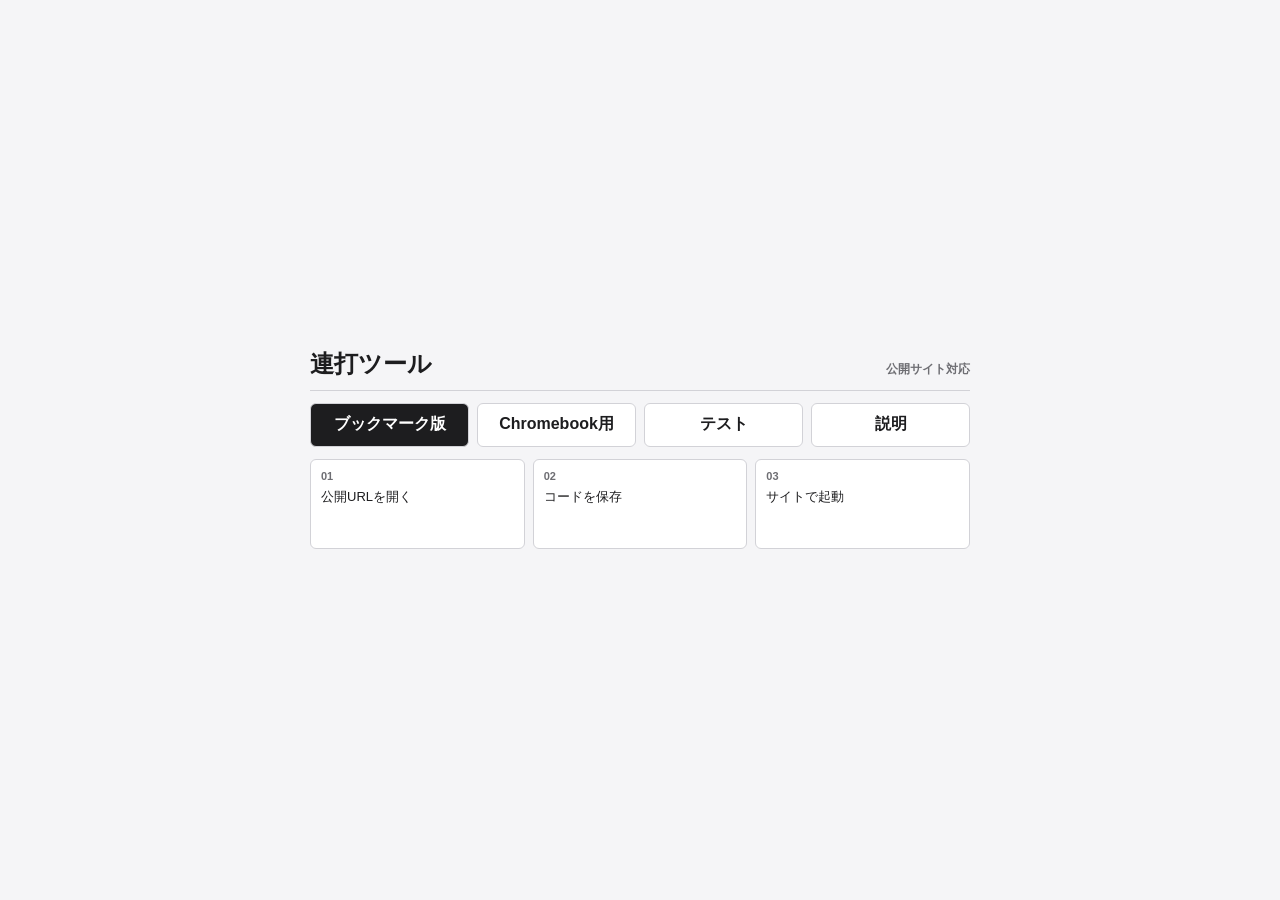
<file: index.html>
<!doctype html>
<html lang="ja">
  <head>
    <meta charset="utf-8">
    <meta name="viewport" content="width=device-width, initial-scale=1">
    <title>連打ツール</title>
    <style>
      :root {
        color-scheme: light;
        font-family: -apple-system, BlinkMacSystemFont, "Segoe UI", sans-serif;
        color: #1d1d1f;
        background: #f5f5f7;
      }

      body {
        margin: 0;
        min-height: 100vh;
        display: grid;
        place-items: center;
        background: #f5f5f7;
      }

      main {
        width: min(660px, calc(100vw - 28px));
        display: grid;
        gap: 12px;
      }

      .top {
        display: flex;
        align-items: end;
        justify-content: space-between;
        gap: 12px;
        border-bottom: 1px solid #d2d2d7;
        padding-bottom: 12px;
      }

      h1 {
        margin: 0;
        font-size: 24px;
        line-height: 1.1;
        letter-spacing: 0;
      }

      .status {
        color: #6e6e73;
        font-size: 12px;
        font-weight: 800;
      }

      .actions {
        display: grid;
        grid-template-columns: repeat(4, 1fr);
        gap: 8px;
      }

      .steps {
        display: grid;
        grid-template-columns: repeat(3, 1fr);
        gap: 8px;
      }

      a,
      .step {
        border: 1px solid #d2d2d7;
        border-radius: 6px;
        background: #ffffff;
      }

      a {
        display: inline-flex;
        align-items: center;
        justify-content: center;
        min-height: 42px;
        color: #1d1d1f;
        font-weight: 800;
        text-decoration: none;
      }

      a.primary {
        color: #ffffff;
        background: #1d1d1f;
      }

      .step {
        min-height: 68px;
        padding: 10px;
      }

      .num {
        display: block;
        color: #6e6e73;
        font-size: 11px;
        font-weight: 900;
      }

      .txt {
        display: block;
        margin-top: 6px;
        color: #1d1d1f;
        font-size: 13px;
        line-height: 1.35;
      }

      @media (max-width: 620px) {
        .actions,
        .steps {
          grid-template-columns: 1fr;
        }
      }
    </style>
  </head>
  <body>
    <main>
      <header class="top">
        <h1>連打ツール</h1>
        <span class="status">公開サイト対応</span>
      </header>

      <nav class="actions" aria-label="セットアップ">
        <a class="primary" href="./bookmarklet.html">ブックマーク版</a>
        <a href="./chromebook.html">Chromebook用</a>
        <a href="./tests/cps-test.html">テスト</a>
        <a href="./README.md">説明</a>
      </nav>

      <section class="steps" aria-label="手順">
        <div class="step"><span class="num">01</span><span class="txt">公開URLを開く</span></div>
        <div class="step"><span class="num">02</span><span class="txt">コードを保存</span></div>
        <div class="step"><span class="num">03</span><span class="txt">サイトで起動</span></div>
      </section>
    </main>
  </body>
</html>
</file>
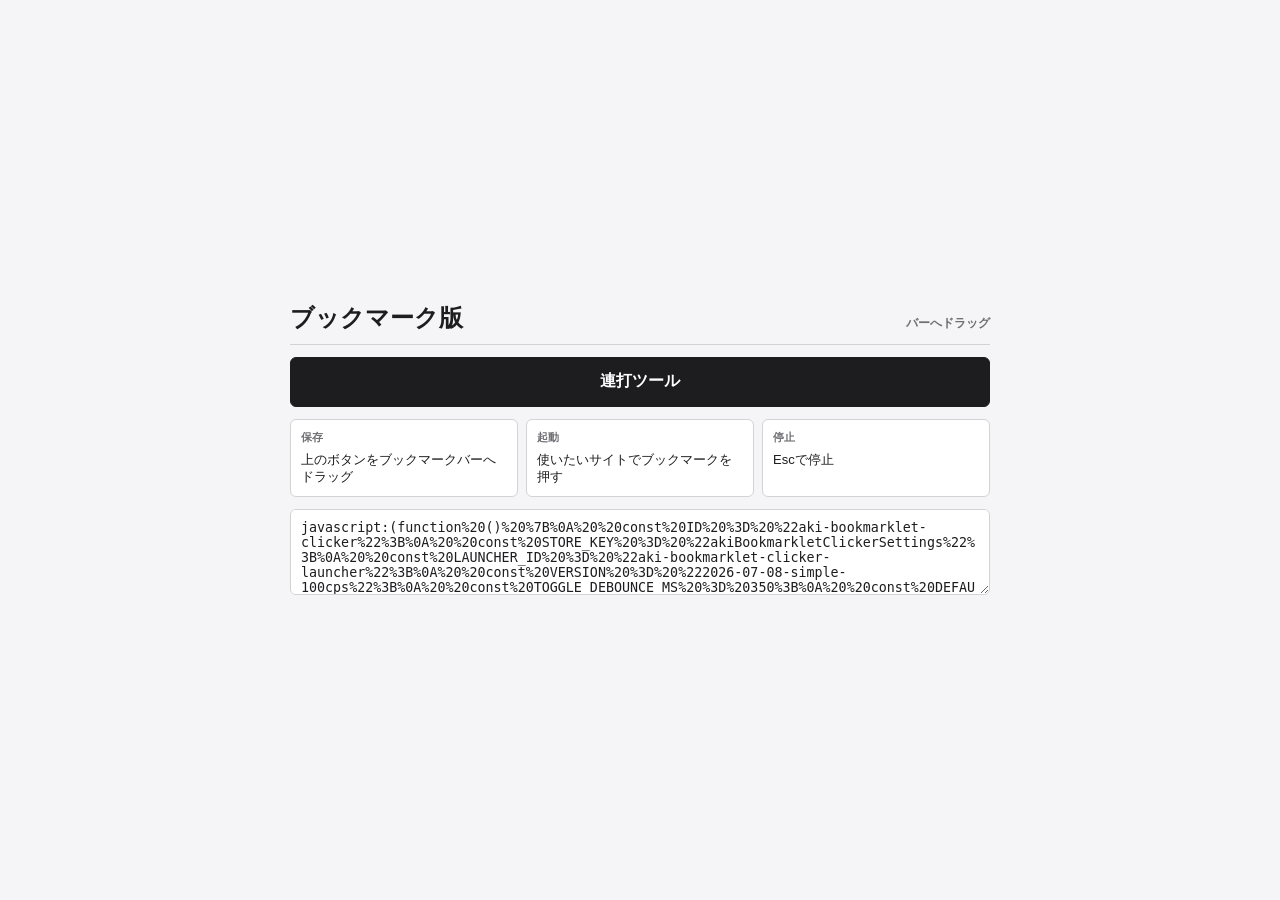
<file: bookmarklet.html>
<!doctype html>
<html lang="ja">
  <head>
    <meta charset="utf-8">
    <meta name="viewport" content="width=device-width, initial-scale=1">
    <title>ブックマーク版 連打ツール</title>
    <style>
      :root {
        color-scheme: light;
        font-family: -apple-system, BlinkMacSystemFont, "Segoe UI", sans-serif;
        color: #1d1d1f;
        background: #f5f5f7;
      }

      body {
        margin: 0;
        min-height: 100vh;
        display: grid;
        place-items: center;
        background: #f5f5f7;
      }

      main {
        width: min(700px, calc(100vw - 28px));
        display: grid;
        gap: 12px;
      }

      .top {
        display: flex;
        align-items: end;
        justify-content: space-between;
        gap: 12px;
        border-bottom: 1px solid #d2d2d7;
        padding-bottom: 12px;
      }

      h1 {
        margin: 0;
        font-size: 24px;
        line-height: 1.1;
        letter-spacing: 0;
      }

      .status {
        color: #6e6e73;
        font-size: 12px;
        font-weight: 900;
      }

      .bookmarklet {
        display: inline-flex;
        align-items: center;
        justify-content: center;
        min-height: 48px;
        border: 1px solid #1d1d1f;
        border-radius: 6px;
        color: #ffffff;
        background: #1d1d1f;
        font-size: 16px;
        font-weight: 900;
        text-decoration: none;
      }

      .grid {
        display: grid;
        grid-template-columns: repeat(3, 1fr);
        gap: 8px;
      }

      .tile {
        border: 1px solid #d2d2d7;
        border-radius: 6px;
        padding: 10px;
        background: #ffffff;
      }

      .label {
        display: block;
        color: #6e6e73;
        font-size: 11px;
        font-weight: 900;
      }

      .text {
        display: block;
        margin-top: 6px;
        color: #1d1d1f;
        font-size: 13px;
        line-height: 1.35;
      }

      .fallback {
        width: 100%;
        min-height: 86px;
        box-sizing: border-box;
        border: 1px solid #d2d2d7;
        border-radius: 6px;
        padding: 10px;
        color: #1d1d1f;
        background: #ffffff;
        resize: vertical;
      }

      @media (max-width: 640px) {
        .grid {
          grid-template-columns: 1fr;
        }
      }
    </style>
  </head>
  <body>
    <main>
      <header class="top">
        <h1>ブックマーク版</h1>
        <span class="status">バーへドラッグ</span>
      </header>

      <a id="bookmarkletLink" class="bookmarklet" href="#">連打ツール</a>

      <section class="grid" aria-label="手順">
        <div class="tile"><span class="label">保存</span><span class="text">上のボタンをブックマークバーへドラッグ</span></div>
        <div class="tile"><span class="label">起動</span><span class="text">使いたいサイトでブックマークを押す</span></div>
        <div class="tile"><span class="label">停止</span><span class="text">Escで停止</span></div>
      </section>

      <textarea id="bookmarkletCode" class="fallback" readonly></textarea>
    </main>

    <script>
      async function initBookmarklet() {
        const source = await fetch("./bookmarklet-source.js").then((response) => response.text());
        const code = "javascript:" + encodeURIComponent(source.trim());
        const link = document.getElementById("bookmarkletLink");
        const textarea = document.getElementById("bookmarkletCode");
        link.href = code;
        textarea.value = code;
      }

      initBookmarklet().catch(() => {
        document.getElementById("bookmarkletLink").textContent = "サーバー停止中";
      });
    </script>
  </body>
</html>
</file>
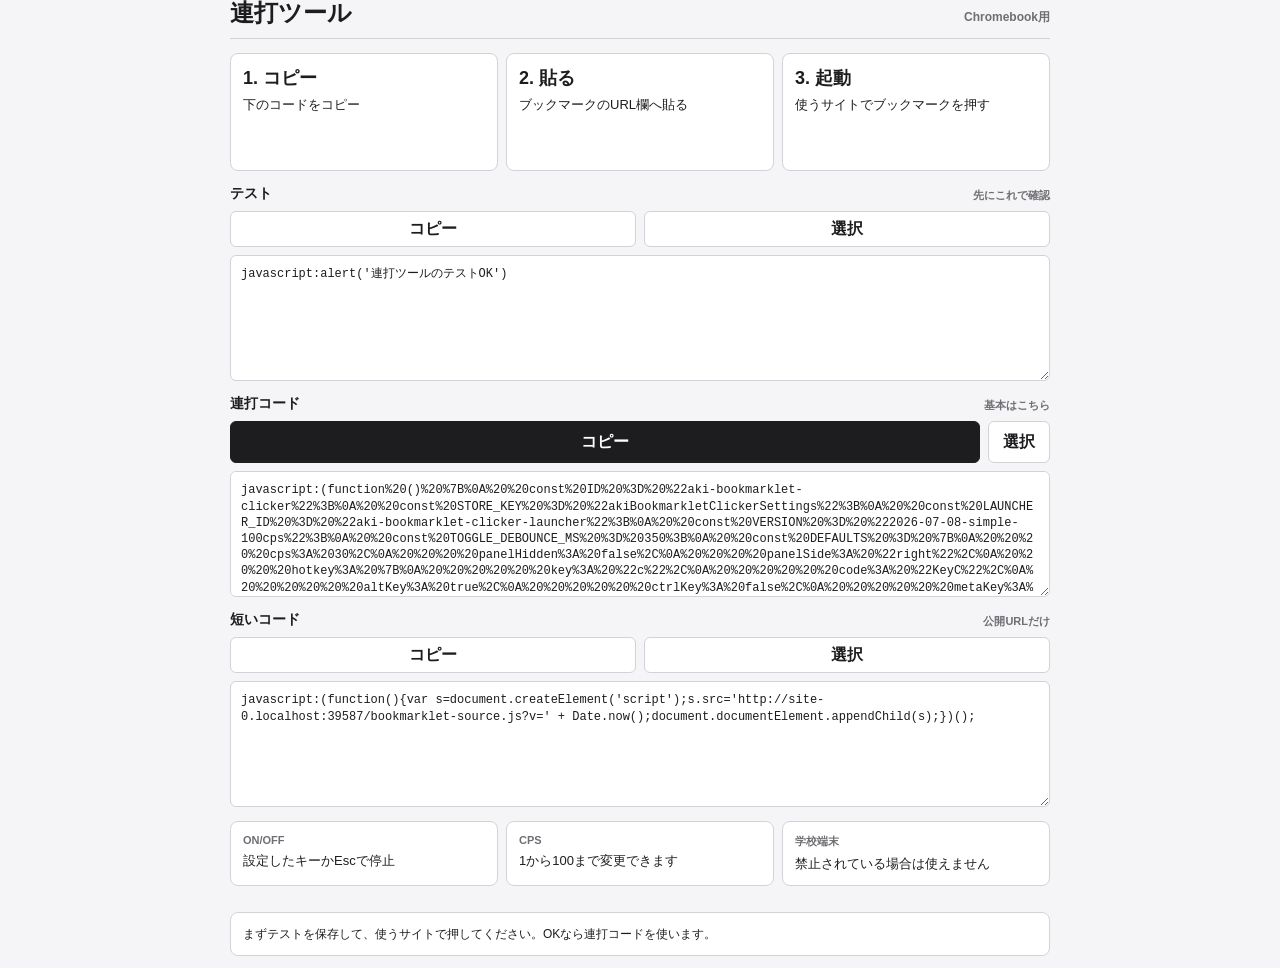
<file: chromebook.html>
<!doctype html>
<html lang="ja">
  <head>
    <meta charset="utf-8">
    <meta name="viewport" content="width=device-width, initial-scale=1">
    <title>Chromebookで使う 連打ツール</title>
    <style>
      :root {
        color-scheme: light;
        font-family: -apple-system, BlinkMacSystemFont, "Segoe UI", sans-serif;
        color: #1d1d1f;
        background: #f5f5f7;
      }

      body {
        margin: 0;
        min-height: 100vh;
        display: grid;
        place-items: center;
        background: #f5f5f7;
      }

      main {
        width: min(820px, calc(100vw - 28px));
        display: grid;
        gap: 14px;
      }

      .top {
        display: flex;
        align-items: end;
        justify-content: space-between;
        gap: 12px;
        border-bottom: 1px solid #d2d2d7;
        padding-bottom: 12px;
      }

      h1 {
        margin: 0;
        font-size: 24px;
        line-height: 1.1;
        letter-spacing: 0;
      }

      .status {
        color: #6e6e73;
        font-size: 12px;
        font-weight: 900;
      }

      .local-warning {
        display: none;
        border: 1px solid #86868b;
        border-radius: 8px;
        padding: 12px;
        color: #1d1d1f;
        background: #ffffff;
        font-size: 13px;
        font-weight: 800;
        line-height: 1.5;
      }

      body[data-local-page="true"] .local-warning {
        display: block;
      }

      .actions {
        display: grid;
        grid-template-columns: 1fr auto;
        gap: 8px;
      }

      button {
        min-height: 42px;
        border: 1px solid #1d1d1f;
        border-radius: 6px;
        padding: 0 14px;
        color: #ffffff;
        background: #1d1d1f;
        font: inherit;
        font-weight: 900;
        cursor: pointer;
      }

      button.secondary {
        color: #1d1d1f;
        background: #ffffff;
        border-color: #d2d2d7;
      }

      .grid {
        display: grid;
        grid-template-columns: repeat(3, 1fr);
        gap: 8px;
      }

      .step,
      .tile,
      .note {
        border: 1px solid #d2d2d7;
        border-radius: 8px;
        padding: 12px;
        background: #ffffff;
      }

      .steps {
        display: grid;
        grid-template-columns: repeat(3, 1fr);
        gap: 8px;
      }

      .step {
        min-height: 92px;
      }

      .label {
        display: block;
        color: #6e6e73;
        font-size: 11px;
        font-weight: 900;
      }

      .text,
      .step-text {
        display: block;
        margin-top: 6px;
        color: #1d1d1f;
        font-size: 13px;
        line-height: 1.35;
      }

      .step-label {
        display: block;
        color: #1d1d1f;
        font-size: 18px;
        font-weight: 900;
      }

      textarea {
        width: 100%;
        min-height: 126px;
        box-sizing: border-box;
        border: 1px solid #d2d2d7;
        border-radius: 6px;
        padding: 10px;
        color: #1d1d1f;
        background: #ffffff;
        font: 12px/1.35 ui-monospace, SFMono-Regular, Menlo, monospace;
        resize: vertical;
      }

      .code-block {
        display: grid;
        gap: 8px;
      }

      .code-head {
        display: flex;
        align-items: end;
        justify-content: space-between;
        gap: 10px;
      }

      .code-title {
        margin: 0;
        font-size: 14px;
        font-weight: 900;
      }

      .code-note {
        color: #6e6e73;
        font-size: 11px;
        font-weight: 800;
      }

      .mini-actions {
        display: grid;
        grid-template-columns: 1fr 1fr;
        gap: 8px;
      }

      .mini-actions button {
        min-height: 36px;
      }

      .note {
        color: #1d1d1f;
        font-size: 12px;
        line-height: 1.5;
      }

      @media (max-width: 680px) {
        .actions,
        .steps,
        .grid,
        .mini-actions {
          grid-template-columns: 1fr;
        }

        button {
          width: 100%;
        }
      }
    </style>
  </head>
  <body>
    <main>
      <header class="top">
        <h1>連打ツール</h1>
        <span class="status">Chromebook用</span>
      </header>

      <p class="local-warning">
        今のURLはMacの中だけです。Chromebookでは、GitHub Pagesなどで公開したURLを開いてください。
      </p>

      <section class="steps" aria-label="使い方">
        <div class="step"><span class="step-label">1. コピー</span><span class="step-text">下のコードをコピー</span></div>
        <div class="step"><span class="step-label">2. 貼る</span><span class="step-text">ブックマークのURL欄へ貼る</span></div>
        <div class="step"><span class="step-label">3. 起動</span><span class="step-text">使うサイトでブックマークを押す</span></div>
      </section>

      <section class="code-block" aria-label="確認コード">
        <div class="code-head">
          <h2 class="code-title">テスト</h2>
          <span class="code-note">先にこれで確認</span>
        </div>
        <div class="mini-actions">
          <button id="copyTestButton" class="secondary" type="button">コピー</button>
          <button id="selectTestButton" class="secondary" type="button">選択</button>
        </div>
        <textarea id="testCode" readonly>読み込み中</textarea>
      </section>

      <section class="code-block" aria-label="通常コード">
        <div class="code-head">
          <h2 class="code-title">連打コード</h2>
          <span class="code-note">基本はこちら</span>
        </div>
        <div class="actions">
          <button id="copyButton" type="button">コピー</button>
          <button id="selectButton" class="secondary" type="button">選択</button>
        </div>
        <textarea id="bookmarkletCode" readonly>読み込み中</textarea>
      </section>

      <section class="code-block" aria-label="短いコード">
        <div class="code-head">
          <h2 class="code-title">短いコード</h2>
          <span class="code-note">公開URLだけ</span>
        </div>
        <div class="mini-actions">
          <button id="copyShortButton" class="secondary" type="button">コピー</button>
          <button id="selectShortButton" class="secondary" type="button">選択</button>
        </div>
        <textarea id="shortCode" readonly>読み込み中</textarea>
      </section>

      <section class="grid" aria-label="メモ">
        <div class="tile"><span class="label">ON/OFF</span><span class="text">設定したキーかEscで停止</span></div>
        <div class="tile"><span class="label">CPS</span><span class="text">1から100まで変更できます</span></div>
        <div class="tile"><span class="label">学校端末</span><span class="text">禁止されている場合は使えません</span></div>
      </section>

      <p id="statusText" class="note">学校で禁止されている場合は使えません。先生か管理者に確認してください。</p>
    </main>

    <script id="embeddedBookmarkletSource" type="application/json">"(function () {\n  const ID = \"aki-bookmarklet-clicker\";\n  const STORE_KEY = \"akiBookmarkletClickerSettings\";\n  const LAUNCHER_ID = \"aki-bookmarklet-clicker-launcher\";\n  const VERSION = \"2026-07-08-simple-100cps\";\n  const TOGGLE_DEBOUNCE_MS = 350;\n  const DEFAULTS = {\n    cps: 30,\n    panelHidden: false,\n    panelSide: \"right\",\n    hotkey: {\n      key: \"c\",\n      code: \"KeyC\",\n      altKey: true,\n      ctrlKey: false,\n      metaKey: false,\n      shiftKey: true,\n      label: \"Option+Shift+C\"\n    }\n  };\n\n  const existing = window.__akiBookmarkletClicker;\n  if (existing && existing.version === VERSION && typeof existing.show === \"function\") {\n    existing.show();\n    return;\n  }\n  if (existing) {\n    try {\n      if (typeof existing.stop === \"function\") existing.stop();\n    } catch (_error) {\n      // Continue replacing an older panel.\n    }\n    const oldRoot = document.getElementById(ID);\n    const oldLauncher = document.getElementById(LAUNCHER_ID);\n    if (oldRoot) oldRoot.remove();\n    if (oldLauncher) oldLauncher.remove();\n  }\n\n  let settings = loadSettings();\n  let active = false;\n  let timerId = null;\n  let nextClickAt = 0;\n  let measureTimerId = null;\n  let clickCountThisSecond = 0;\n  let measuredCps = 0;\n  let recordingHotkey = false;\n  let lastToggleAt = 0;\n  let pointer = {\n    x: Math.max(1, Math.round(window.innerWidth / 2)),\n    y: Math.max(1, Math.round(window.innerHeight / 2))\n  };\n\n  const root = document.createElement(\"div\");\n  root.id = ID;\n  root.innerHTML = `\n    \u003cstyle>\n      #${ID} {\n        position: fixed;\n        right: 12px;\n        bottom: 12px;\n        z-index: 2147483647;\n        width: 252px;\n        color: #1d1d1f;\n        background: #ffffff;\n        border: 1px solid #d2d2d7;\n        border-radius: 6px;\n        box-shadow: 0 10px 24px rgba(0, 0, 0, 0.42);\n        font: 12px/1.35 -apple-system, BlinkMacSystemFont, \"Segoe UI\", sans-serif;\n        letter-spacing: 0;\n      }\n      #${ID}[data-minimized=\"true\"] .aki-clicker-body {\n        display: none;\n      }\n      #${ID}[data-side=\"left\"] {\n        left: 12px;\n        right: auto;\n      }\n      #${LAUNCHER_ID} {\n        position: fixed;\n        right: 12px;\n        bottom: 12px;\n        z-index: 2147483647;\n        min-height: 34px;\n        border: 1px solid #d2d2d7;\n        border-radius: 6px;\n        padding: 0 10px;\n        color: #1d1d1f;\n        background: #ffffff;\n        box-shadow: 0 8px 18px rgba(0, 0, 0, 0.35);\n        font: 700 12px/1 -apple-system, BlinkMacSystemFont, \"Segoe UI\", sans-serif;\n        cursor: pointer;\n      }\n      #${LAUNCHER_ID}[data-active=\"true\"] {\n        color: #ffffff;\n        border-color: #1d1d1f;\n        background: #1d1d1f;\n      }\n      #${LAUNCHER_ID}[data-side=\"left\"] {\n        left: 12px;\n        right: auto;\n      }\n      #${ID} * {\n        box-sizing: border-box;\n        font: inherit;\n      }\n      #${ID} .aki-clicker-head {\n        display: flex;\n        align-items: center;\n        justify-content: space-between;\n        gap: 8px;\n        padding: 8px 9px;\n        color: #1d1d1f;\n        background: #f5f5f7;\n        border-bottom: 1px solid #d2d2d7;\n        border-radius: 6px 6px 0 0;\n        font-weight: 900;\n      }\n      #${ID}[data-active=\"true\"] .aki-clicker-head {\n        color: #ffffff;\n        background: #1d1d1f;\n      }\n      #${ID} .aki-clicker-head button {\n        width: 24px;\n        min-width: 24px;\n        height: 24px;\n        border: 1px solid #c7c7cc;\n        border-radius: 5px;\n        color: #1d1d1f;\n        background: #ffffff;\n        cursor: pointer;\n      }\n      #${ID} .aki-clicker-body {\n        display: grid;\n        gap: 8px;\n        padding: 9px;\n      }\n      #${ID} button {\n        min-height: 32px;\n        border: 1px solid #c7c7cc;\n        border-radius: 6px;\n        color: #1d1d1f;\n        background: #ffffff;\n        font-weight: 900;\n        cursor: pointer;\n      }\n      #${ID} .aki-toggle {\n        color: #ffffff;\n        border-color: #1d1d1f;\n        background: #1d1d1f;\n      }\n      #${ID} .aki-secondary {\n        color: #1d1d1f;\n        background: #ffffff;\n      }\n      #${ID} .aki-remove {\n        color: #1d1d1f;\n        border-color: #1d1d1f;\n        background: #ffffff;\n      }\n      #${ID} label {\n        display: grid;\n        grid-template-columns: 1fr 68px;\n        align-items: center;\n        gap: 8px;\n        color: #1d1d1f;\n        font-weight: 900;\n      }\n      #${ID} input[type=\"number\"] {\n        width: 68px;\n        min-height: 30px;\n        border: 1px solid #c7c7cc;\n        border-radius: 6px;\n        padding: 4px 7px;\n        color: #1d1d1f;\n        background: #ffffff;\n        font-weight: 800;\n      }\n      #${ID} input[type=\"range\"] {\n        width: 100%;\n        accent-color: #1d1d1f;\n      }\n      #${ID} .aki-presets,\n      #${ID} .aki-split {\n        display: grid;\n        grid-template-columns: repeat(4, 1fr);\n        gap: 6px;\n      }\n      #${ID} .aki-split {\n        grid-template-columns: 1fr 1fr;\n      }\n      #${ID} .aki-presets button,\n      #${ID} .aki-split button {\n        min-height: 30px;\n        padding: 0 6px;\n        font-size: 12px;\n      }\n      #${ID} .aki-hotkey {\n        display: grid;\n        grid-template-columns: 1fr auto;\n        align-items: center;\n        gap: 8px;\n      }\n      #${ID} .aki-muted {\n        color: #6e6e73;\n        font-size: 11px;\n        font-weight: 800;\n      }\n      #${ID} .aki-note {\n        color: #1d1d1f;\n        background: #f5f5f7;\n        border-radius: 6px;\n        padding: 8px;\n        font-size: 11px;\n      }\n      #${ID} .aki-check {\n        display: flex;\n        align-items: center;\n        justify-content: space-between;\n        grid-template-columns: none;\n        border: 1px solid #d2d2d7;\n        border-radius: 6px;\n        padding: 8px;\n        background: #ffffff;\n      }\n      #${ID} .aki-check input {\n        width: 18px;\n        height: 18px;\n        accent-color: #1d1d1f;\n      }\n    \u003c/style>\n    \u003cdiv class=\"aki-clicker-head\">\n      \u003cspan class=\"aki-title\">\u505c\u6b62\u003c/span>\n      \u003cspan>\n        \u003cbutton class=\"aki-hide\" type=\"button\" title=\"\u975e\u8868\u793a\">\u00d7\u003c/button>\n        \u003cbutton class=\"aki-minimize\" type=\"button\" title=\"\u5c0f\u3055\u304f\u3059\u308b\">-\u003c/button>\n      \u003c/span>\n    \u003c/div>\n    \u003cdiv class=\"aki-clicker-body\">\n      \u003cbutton class=\"aki-toggle\" type=\"button\">\u958b\u59cb / \u505c\u6b62\u003c/button>\n      \u003clabel>\n        \u003cspan>CPS\u003c/span>\n        \u003cinput class=\"aki-cps-input\" type=\"number\" min=\"1\" max=\"100\" step=\"1\">\n      \u003c/label>\n      \u003cinput class=\"aki-cps-range\" type=\"range\" min=\"1\" max=\"100\" step=\"1\">\n      \u003cdiv class=\"aki-presets\">\n        \u003cbutton class=\"aki-secondary\" type=\"button\" data-cps=\"10\">10\u003c/button>\n        \u003cbutton class=\"aki-secondary\" type=\"button\" data-cps=\"30\">30\u003c/button>\n        \u003cbutton class=\"aki-secondary\" type=\"button\" data-cps=\"60\">60\u003c/button>\n        \u003cbutton class=\"aki-secondary\" type=\"button\" data-cps=\"100\">100\u003c/button>\n      \u003c/div>\n      \u003cdiv class=\"aki-hotkey\">\n        \u003cdiv>\n          \u003cdiv class=\"aki-muted\">\u30ad\u30fc\u003c/div>\n          \u003cstrong class=\"aki-hotkey-text\">Option+Shift+C\u003c/strong>\n        \u003c/div>\n        \u003cbutton class=\"aki-record aki-secondary\" type=\"button\">\u5909\u66f4\u003c/button>\n      \u003c/div>\n      \u003cdiv class=\"aki-record-note aki-muted\" hidden>\u003c/div>\n      \u003cdiv class=\"aki-split\">\n        \u003cbutton class=\"aki-side-left aki-secondary\" type=\"button\">\u5de6\u4e0b\u003c/button>\n        \u003cbutton class=\"aki-side-right aki-secondary\" type=\"button\">\u53f3\u4e0b\u003c/button>\n      \u003c/div>\n      \u003cdiv class=\"aki-muted\">Esc\u3067\u505c\u6b62\u003c/div>\n      \u003cbutton class=\"aki-remove aki-secondary\" type=\"button\">\u524a\u9664\u003c/button>\n      \u003cdiv class=\"aki-note\">\u5371\u967a\u306a\u753b\u9762\u3067\u306f\u505c\u6b62\u003c/div>\n    \u003c/div>\n  `;\n  document.documentElement.append(root);\n  const launcher = document.createElement(\"button\");\n  launcher.id = LAUNCHER_ID;\n  launcher.type = \"button\";\n  launcher.textContent = \"\u8868\u793a\";\n  document.documentElement.append(launcher);\n\n  const title = root.querySelector(\".aki-title\");\n  const hideButton = root.querySelector(\".aki-hide\");\n  const minimizeButton = root.querySelector(\".aki-minimize\");\n  const toggleButton = root.querySelector(\".aki-toggle\");\n  const cpsInput = root.querySelector(\".aki-cps-input\");\n  const cpsRange = root.querySelector(\".aki-cps-range\");\n  const presetButtons = root.querySelectorAll(\"[data-cps]\");\n  const hotkeyText = root.querySelector(\".aki-hotkey-text\");\n  const recordButton = root.querySelector(\".aki-record\");\n  const recordNote = root.querySelector(\".aki-record-note\");\n  const sideLeftButton = root.querySelector(\".aki-side-left\");\n  const sideRightButton = root.querySelector(\".aki-side-right\");\n  const removeButton = root.querySelector(\".aki-remove\");\n\n  window.addEventListener(\"mousemove\", updatePointer, true);\n  window.addEventListener(\"pointermove\", updatePointer, true);\n  window.addEventListener(\"pointerdown\", updatePointer, true);\n  window.addEventListener(\"keydown\", handleKeydown, true);\n  document.addEventListener(\"visibilitychange\", handleVisibilityChange);\n\n  toggleButton.addEventListener(\"click\", function () {\n    toggle();\n  });\n  hideButton.addEventListener(\"click\", hidePanel);\n  launcher.addEventListener(\"click\", showPanel);\n  minimizeButton.addEventListener(\"click\", function () {\n    const minimized = root.dataset.minimized !== \"true\";\n    root.dataset.minimized = String(minimized);\n    minimizeButton.textContent = minimized ? \"+\" : \"-\";\n  });\n  cpsInput.addEventListener(\"change\", function () {\n    setCps(cpsInput.value);\n  });\n  cpsRange.addEventListener(\"input\", function () {\n    setCps(cpsRange.value);\n  });\n  presetButtons.forEach(function (button) {\n    button.addEventListener(\"click\", function () {\n      setCps(button.dataset.cps);\n    });\n  });\n  recordButton.addEventListener(\"click\", function () {\n    recordingHotkey = true;\n    recordButton.textContent = \"\u5165\u529b\u4e2d\";\n    recordNote.hidden = false;\n    recordNote.textContent = \"\u30ad\u30fc\u5165\u529b\";\n  });\n  sideLeftButton.addEventListener(\"click\", function () {\n    setPanelSide(\"left\");\n  });\n  sideRightButton.addEventListener(\"click\", function () {\n    setPanelSide(\"right\");\n  });\n  removeButton.addEventListener(\"click\", destroy);\n\n  window.__akiBookmarkletClicker = {\n    version: VERSION,\n    show: function () {\n      showPanel();\n    },\n    stop: stop,\n    destroy: destroy\n  };\n\n  if (settings.panelHidden) {\n    hidePanel(false);\n  } else {\n    showPanel(false);\n  }\n  render();\n\n  function start() {\n    if (active) return;\n    active = true;\n    nextClickAt = performance.now();\n    clickCountThisSecond = 0;\n    measuredCps = 0;\n    startMeasureLoop();\n    render();\n    runClickLoop();\n  }\n\n  function stop() {\n    if (!active) return;\n    active = false;\n    clearTimeout(timerId);\n    clearInterval(measureTimerId);\n    timerId = null;\n    nextClickAt = 0;\n    measureTimerId = null;\n    measuredCps = 0;\n    render();\n  }\n\n  function toggle() {\n    const now = performance.now();\n    if (now - lastToggleAt \u003c TOGGLE_DEBOUNCE_MS) return;\n    lastToggleAt = now;\n    active ? stop() : start();\n  }\n\n  function handleVisibilityChange() {\n    if (document.hidden) stop();\n  }\n\n  function destroy() {\n    stop();\n    window.removeEventListener(\"mousemove\", updatePointer, true);\n    window.removeEventListener(\"pointermove\", updatePointer, true);\n    window.removeEventListener(\"pointerdown\", updatePointer, true);\n    window.removeEventListener(\"keydown\", handleKeydown, true);\n    document.removeEventListener(\"visibilitychange\", handleVisibilityChange);\n    try {\n      localStorage.removeItem(STORE_KEY);\n    } catch (_error) {\n      // Storage may be blocked. Removing the visible tool still works.\n    }\n    root.remove();\n    launcher.remove();\n    try {\n      delete window.__akiBookmarkletClicker;\n    } catch (_error) {\n      window.__akiBookmarkletClicker = null;\n    }\n  }\n\n  function runClickLoop() {\n    if (!active) return;\n\n    const now = performance.now();\n    const interval = 1000 / settings.cps;\n    let fired = 0;\n    if (!nextClickAt) nextClickAt = now;\n\n    while (now >= nextClickAt && fired \u003c 10) {\n      clickAtPointer();\n      nextClickAt += interval;\n      fired += 1;\n    }\n\n    const delay = fired > 0 ? 1 : Math.max(1, nextClickAt - performance.now());\n    timerId = window.setTimeout(runClickLoop, delay);\n  }\n\n  function clickAtPointer() {\n    if (!active) return;\n    const point = getClickPoint();\n    const target = document.elementFromPoint(point.x, point.y);\n    if (!target || target.closest(\"#\" + ID) || target.closest(\"#\" + LAUNCHER_ID)) return;\n\n    if (clickCookieClicker(target, point)) {\n      clickCountThisSecond += 1;\n      return;\n    }\n\n    const eventOptions = {\n      bubbles: true,\n      cancelable: true,\n      composed: true,\n      view: window,\n      clientX: point.x,\n      clientY: point.y,\n      screenX: window.screenX + point.x,\n      screenY: window.screenY + point.y,\n      button: 0,\n      buttons: 1\n    };\n\n    if (typeof PointerEvent === \"function\") {\n      target.dispatchEvent(new PointerEvent(\"pointerdown\", Object.assign({}, eventOptions, {\n        pointerId: 1,\n        pointerType: \"mouse\",\n        isPrimary: true\n      })));\n    }\n    target.dispatchEvent(new MouseEvent(\"mousedown\", eventOptions));\n    target.dispatchEvent(new MouseEvent(\"mouseup\", Object.assign({}, eventOptions, { buttons: 0 })));\n    if (typeof PointerEvent === \"function\") {\n      target.dispatchEvent(new PointerEvent(\"pointerup\", Object.assign({}, eventOptions, {\n        buttons: 0,\n        pointerId: 1,\n        pointerType: \"mouse\",\n        isPrimary: true\n      })));\n    }\n    target.dispatchEvent(new MouseEvent(\"click\", Object.assign({}, eventOptions, { buttons: 0 })));\n    clickCountThisSecond += 1;\n  }\n\n  function handleKeydown(event) {\n    if (event.key === \"Escape\") {\n      if (active) {\n        event.preventDefault();\n        event.stopPropagation();\n        stop();\n      }\n      if (recordingHotkey) {\n        recordingHotkey = false;\n        recordButton.textContent = \"\u5909\u66f4\";\n        recordNote.hidden = true;\n      }\n      return;\n    }\n    if (recordingHotkey) {\n      captureHotkey(event);\n      return;\n    }\n    if (event.repeat || !matchesHotkey(event, settings.hotkey)) return;\n    event.preventDefault();\n    event.stopPropagation();\n    toggle();\n  }\n\n  function captureHotkey(event) {\n    event.preventDefault();\n    event.stopPropagation();\n\n    if (event.key === \"Escape\") {\n      recordNote.textContent = \"Esc\u306f\u505c\u6b62\u5c02\u7528\";\n      return;\n    }\n\n    if ([\"Control\", \"Shift\", \"Alt\", \"Meta\"].includes(event.key)) {\n      recordNote.textContent = \"\u6587\u5b57\u30ad\u30fc\u3082\u62bc\u3059\";\n      return;\n    }\n\n    const next = normalizeHotkey({\n      key: event.key,\n      code: event.code,\n      altKey: event.altKey,\n      ctrlKey: event.ctrlKey,\n      metaKey: event.metaKey,\n      shiftKey: event.shiftKey\n    });\n\n    if (!isSafeHotkey(next)) {\n      recordNote.textContent = \"Option/Shift\u3082\u5fc5\u8981\";\n      return;\n    }\n\n    recordingHotkey = false;\n    settings.hotkey = next;\n    saveSettings();\n    recordButton.textContent = \"\u5909\u66f4\";\n    recordNote.hidden = true;\n    render();\n  }\n\n  function setPanelSide(side) {\n    settings.panelSide = side === \"left\" ? \"left\" : \"right\";\n    saveSettings();\n    render();\n  }\n\n  function getClickPoint() {\n    return {\n      x: clamp(Math.round(pointer.x), 0, Math.max(0, window.innerWidth - 1)),\n      y: clamp(Math.round(pointer.y), 0, Math.max(0, window.innerHeight - 1))\n    };\n  }\n\n  function setCps(value) {\n    settings.cps = normalizeCps(value);\n    saveSettings();\n    if (active) {\n      clearTimeout(timerId);\n      timerId = null;\n      nextClickAt = performance.now();\n      runClickLoop();\n    }\n    render();\n  }\n\n  function hidePanel(shouldSave) {\n    root.hidden = true;\n    launcher.hidden = false;\n    settings.panelHidden = true;\n    if (shouldSave !== false) saveSettings();\n    render();\n  }\n\n  function showPanel(shouldSave) {\n    root.hidden = false;\n    launcher.hidden = true;\n    root.dataset.minimized = \"false\";\n    minimizeButton.textContent = \"-\";\n    settings.panelHidden = false;\n    if (shouldSave !== false) saveSettings();\n    render();\n  }\n\n  function startMeasureLoop() {\n    clearInterval(measureTimerId);\n    measureTimerId = window.setInterval(function () {\n      measuredCps = clickCountThisSecond;\n      clickCountThisSecond = 0;\n      render();\n    }, 1000);\n  }\n\n  function updatePointer(event) {\n    pointer = {\n      x: clamp(Math.round(event.clientX), 0, Math.max(0, window.innerWidth - 1)),\n      y: clamp(Math.round(event.clientY), 0, Math.max(0, window.innerHeight - 1))\n    };\n  }\n\n  function render() {\n    root.dataset.active = String(active);\n    root.dataset.side = settings.panelSide;\n    launcher.dataset.side = settings.panelSide;\n    title.textContent = active ? \"\u52d5\u4f5c\u4e2d\" : \"\u505c\u6b62\";\n    cpsInput.value = String(settings.cps);\n    cpsRange.value = String(settings.cps);\n    hotkeyText.textContent = settings.hotkey.label;\n    launcher.textContent = active ? \"\u52d5\u4f5c\u4e2d\" : \"\u8868\u793a\";\n    launcher.dataset.active = String(active);\n  }\n\n  function loadSettings() {\n    try {\n      return normalizeSettings(JSON.parse(localStorage.getItem(STORE_KEY)));\n    } catch (_error) {\n      return normalizeSettings(null);\n    }\n  }\n\n  function saveSettings() {\n    try {\n      localStorage.setItem(STORE_KEY, JSON.stringify(settings));\n    } catch (_error) {\n      // Private browsing or blocked storage: keep the setting for this page only.\n    }\n  }\n\n  function normalizeSettings(value) {\n    return {\n      cps: normalizeCps(value && value.cps),\n      panelHidden: Boolean(value && value.panelHidden),\n      panelSide: value && value.panelSide === \"left\" ? \"left\" : DEFAULTS.panelSide,\n      hotkey: normalizeHotkey(value && value.hotkey)\n    };\n  }\n\n  function normalizeCps(value) {\n    if (value === null || value === undefined || value === \"\") return DEFAULTS.cps;\n    const number = Number(value);\n    if (!Number.isFinite(number)) return DEFAULTS.cps;\n    return Math.min(100, Math.max(1, Math.round(number)));\n  }\n\n  function normalizeHotkey(value) {\n    if (!value || typeof value !== \"object\") return DEFAULTS.hotkey;\n    const key = typeof value.key === \"string\" && value.key ? value.key : DEFAULTS.hotkey.key;\n    const next = {\n      key: key,\n      code: typeof value.code === \"string\" ? value.code : \"\",\n      altKey: Boolean(value.altKey),\n      ctrlKey: Boolean(value.ctrlKey),\n      metaKey: Boolean(value.metaKey),\n      shiftKey: Boolean(value.shiftKey),\n      label: \"\"\n    };\n    next.label = formatHotkey(next);\n    return next;\n  }\n\n  function matchesHotkey(event, hotkey) {\n    return event.altKey === hotkey.altKey\n      && event.ctrlKey === hotkey.ctrlKey\n      && event.metaKey === hotkey.metaKey\n      && event.shiftKey === hotkey.shiftKey\n      && (event.code === hotkey.code || String(event.key || \"\").toLowerCase() === String(hotkey.key || \"\").toLowerCase());\n  }\n\n  function isSafeHotkey(value) {\n    const hasModifier = value.altKey || value.ctrlKey || value.metaKey || value.shiftKey;\n    const isSingleTextKey = value.key.length === 1 && /^[a-z0-9]$/i.test(value.key);\n    return hasModifier || !isSingleTextKey;\n  }\n\n  function formatHotkey(value) {\n    const parts = [];\n    if (value.ctrlKey) parts.push(\"Control\");\n    if (value.altKey) parts.push(\"Option\");\n    if (value.metaKey) parts.push(\"Command\");\n    if (value.shiftKey) parts.push(\"Shift\");\n    parts.push(formatKeyName(value.key || value.code));\n    return parts.join(\"+\");\n  }\n\n  function formatKeyName(key) {\n    if (!key) return \"Key\";\n    if (key === \" \") return \"Space\";\n    if (key.length === 1) return key.toUpperCase();\n    return key.replace(/^Arrow/, \"\");\n  }\n\n  function clamp(value, min, max) {\n    return Math.min(max, Math.max(min, value));\n  }\n\n  function clickCookieClicker(target, point) {\n    let cookie = target.id === \"bigCookie\"\n      ? target\n      : target.closest && target.closest(\"#bigCookie\");\n    if (!cookie) {\n      const candidate = document.getElementById(\"bigCookie\");\n      if (candidate) {\n        const rect = candidate.getBoundingClientRect();\n        const inside = point.x >= rect.left\n          && point.x \u003c= rect.right\n          && point.y >= rect.top\n          && point.y \u003c= rect.bottom;\n        if (inside) cookie = candidate;\n      }\n    }\n    if (!cookie || !window.Game || typeof window.Game.ClickCookie !== \"function\") {\n      return false;\n    }\n\n    try {\n      window.Game.ClickCookie({\n        target: cookie,\n        currentTarget: cookie,\n        clientX: point.x,\n        clientY: point.y,\n        pageX: point.x + window.scrollX,\n        pageY: point.y + window.scrollY,\n        preventDefault: function () {},\n        stopPropagation: function () {}\n      });\n      return true;\n    } catch (_error) {\n      return false;\n    }\n  }\n})();\n"</script>

    <script>
      const textarea = document.getElementById("bookmarkletCode");
      const testCode = document.getElementById("testCode");
      const shortCode = document.getElementById("shortCode");
      const copyButton = document.getElementById("copyButton");
      const selectButton = document.getElementById("selectButton");
      const copyTestButton = document.getElementById("copyTestButton");
      const selectTestButton = document.getElementById("selectTestButton");
      const copyShortButton = document.getElementById("copyShortButton");
      const selectShortButton = document.getElementById("selectShortButton");
      const statusText = document.getElementById("statusText");

      init();

      async function init() {
        document.body.dataset.localPage = String(isLocalPage());
        testCode.value = "javascript:alert('連打ツールのテストOK')";
        try {
          const source = await loadBookmarkletSource();
          textarea.value = "javascript:" + encodeURIComponent(source.trim());
          shortCode.value = isLocalPage() ? "" : buildShortCode();
          copyButton.disabled = false;
          copyShortButton.disabled = !shortCode.value;
          if (isLocalPage()) {
            statusText.textContent = "Chromebookでは公開URLでこのページを開いてください。今は通常コードだけ使えます。";
          } else {
            statusText.textContent = "まずテストを保存して、使うサイトで押してください。OKなら連打コードを使います。";
          }
        } catch (_error) {
          textarea.value = "";
          shortCode.value = "";
          statusText.textContent = "コードを作れませんでした。先生か管理者に確認してください。";
          copyButton.disabled = true;
          copyShortButton.disabled = true;
        }
      }

      async function loadBookmarkletSource() {
        const embedded = document.getElementById("embeddedBookmarkletSource");
        if (embedded && embedded.textContent.trim()) {
          return JSON.parse(embedded.textContent);
        }
        return fetch("./bookmarklet-source.js").then((response) => {
          if (!response.ok) throw new Error("source not found");
          return response.text();
        });
      }

      copyButton.addEventListener("click", async () => {
        await copyCode(textarea, "連打コードをコピーしました。");
      });

      selectButton.addEventListener("click", () => {
        selectCode(textarea, "連打コードを選択しました。");
      });

      copyTestButton.addEventListener("click", async () => {
        await copyCode(testCode, "テストコードをコピーしました。");
      });

      selectTestButton.addEventListener("click", () => {
        selectCode(testCode, "テストコードを選択しました。");
      });

      copyShortButton.addEventListener("click", async () => {
        await copyCode(shortCode, "短いコードをコピーしました。");
      });

      selectShortButton.addEventListener("click", () => {
        selectCode(shortCode, "短いコードを選択しました。");
      });

      async function copyCode(target, message) {
        if (!target.value) return;
        target.select();
        try {
          await navigator.clipboard.writeText(target.value);
          statusText.textContent = message;
        } catch (_error) {
          document.execCommand("copy");
          statusText.textContent = "コピーできない場合は、選択して手動でコピーしてください。";
        }
      }

      function selectCode(target, message) {
        target.focus();
        target.select();
        statusText.textContent = message;
      }

      function buildShortCode() {
        const sourceUrl = new URL("./bookmarklet-source.js", location.href).href;
        return "javascript:(function(){var s=document.createElement('script');s.src='" + sourceUrl.replace(/'/g, "%27") + "?v=' + Date.now();document.documentElement.appendChild(s);})();";
      }

      function isLocalPage() {
        return location.hostname === "localhost"
          || location.hostname === "127.0.0.1"
          || location.protocol === "file:";
      }
    </script>
  </body>
</html>
</file>
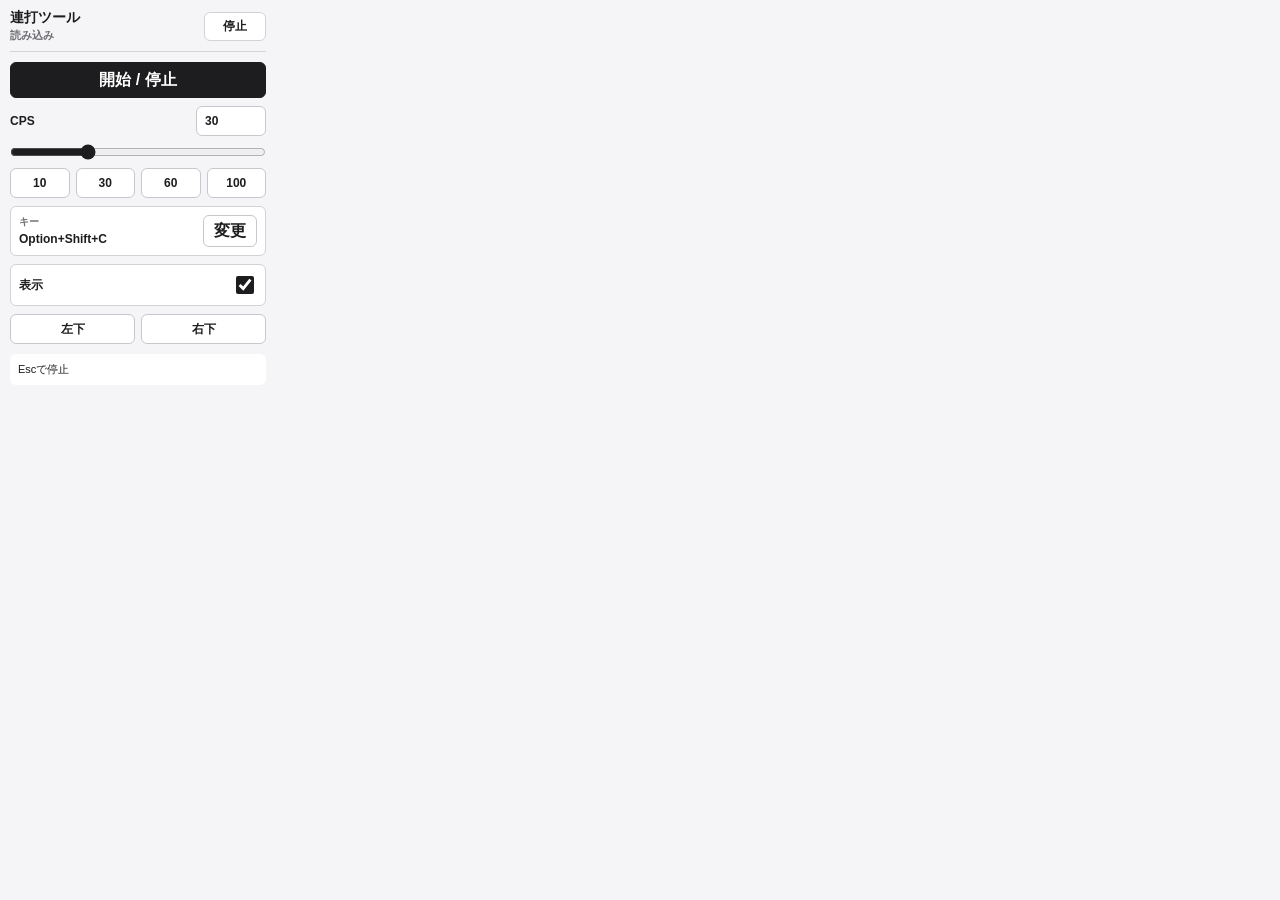
<file: popup.html>
<!doctype html>
<html lang="ja">
  <head>
    <meta charset="utf-8">
    <meta name="viewport" content="width=device-width, initial-scale=1">
    <title>連打ツール</title>
    <link rel="stylesheet" href="popup.css">
  </head>
  <body>
    <main class="panel">
      <header class="header">
        <div>
          <h1>連打ツール</h1>
          <p id="statusText">読み込み</p>
        </div>
        <span id="statePill" class="pill">停止</span>
      </header>

      <section class="controls" aria-label="連打ツール操作">
        <button id="toggleButton" type="button">開始 / 停止</button>

        <label class="field" for="cpsInput">
          <span>CPS</span>
          <input id="cpsInput" type="number" min="1" max="100" step="1" value="30">
        </label>

        <input id="cpsRange" type="range" min="1" max="100" step="1" value="30">

        <div class="preset-row">
          <button class="secondary-button" type="button" data-cps="10">10</button>
          <button class="secondary-button" type="button" data-cps="30">30</button>
          <button class="secondary-button" type="button" data-cps="60">60</button>
          <button class="secondary-button" type="button" data-cps="100">100</button>
        </div>

        <div class="hotkey-row">
          <div>
            <span class="hotkey-label">キー</span>
            <strong id="hotkeyText">Option+Shift+C</strong>
          </div>
          <button id="recordHotkeyButton" class="secondary-button" type="button">変更</button>
        </div>

        <label class="check-row" for="badgeVisibleInput">
          <span>表示</span>
          <input id="badgeVisibleInput" type="checkbox" checked>
        </label>

        <div class="preset-row two">
          <button id="badgeLeftButton" class="secondary-button" type="button">左下</button>
          <button id="badgeRightButton" class="secondary-button" type="button">右下</button>
        </div>

      </section>

      <p class="note">Escで停止</p>
      <p id="hotkeyNote" class="page-note" hidden></p>
      <p id="pageNote" class="page-note" hidden></p>
    </main>

    <script src="popup.js"></script>
  </body>
</html>
</file>
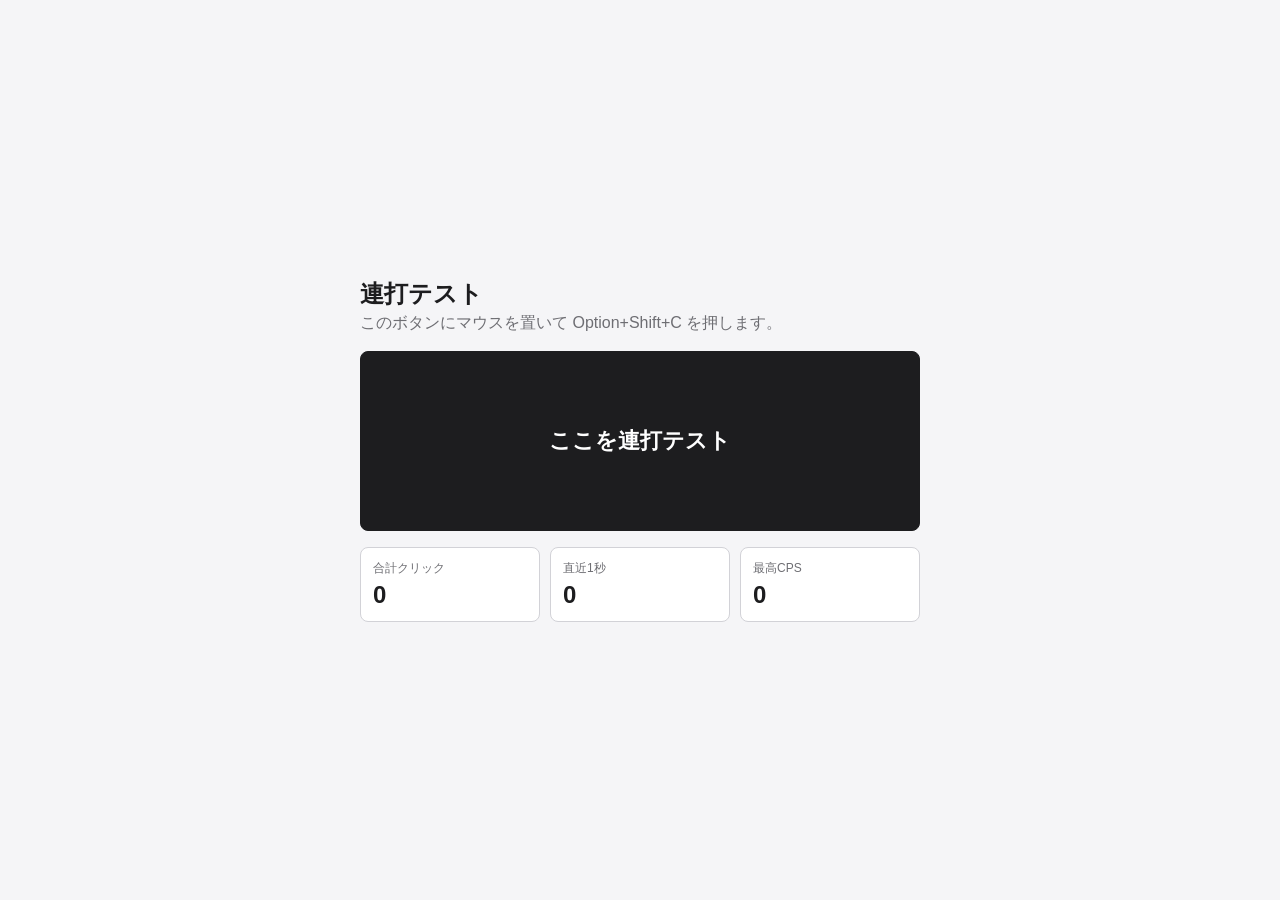
<file: tests/cps-test.html>
<!doctype html>
<html lang="ja">
  <head>
    <meta charset="utf-8">
    <meta name="viewport" content="width=device-width, initial-scale=1">
    <title>連打テスト</title>
    <style>
      :root {
        font-family: -apple-system, BlinkMacSystemFont, "Segoe UI", sans-serif;
        color: #1d1d1f;
        background: #f5f5f7;
      }

      body {
        margin: 0;
        min-height: 100vh;
        display: grid;
        place-items: center;
      }

      main {
        width: min(560px, calc(100vw - 32px));
        display: grid;
        gap: 16px;
      }

      h1 {
        margin: 0;
        font-size: 24px;
        letter-spacing: 0;
      }

      p {
        margin: 0;
        color: #6e6e73;
        line-height: 1.6;
      }

      #target {
        min-height: 180px;
        border: 1px solid #1d1d1f;
        border-radius: 8px;
        color: #fff;
        background: #1d1d1f;
        font-size: 22px;
        font-weight: 800;
        cursor: pointer;
      }

      .stats {
        display: grid;
        grid-template-columns: repeat(3, 1fr);
        gap: 10px;
      }

      .stat {
        border: 1px solid #d2d2d7;
        border-radius: 8px;
        padding: 12px;
        background: #fff;
      }

      .label {
        display: block;
        color: #6e6e73;
        font-size: 12px;
      }

      .value {
        display: block;
        margin-top: 4px;
        font-size: 24px;
        font-weight: 800;
      }
    </style>
  </head>
  <body>
    <main>
      <header>
        <h1>連打テスト</h1>
        <p>このボタンにマウスを置いて Option+Shift+C を押します。</p>
      </header>

      <button id="target" type="button">ここを連打テスト</button>

      <section class="stats" aria-label="Click stats">
        <div class="stat">
          <span class="label">合計クリック</span>
          <span id="total" class="value">0</span>
        </div>
        <div class="stat">
          <span class="label">直近1秒</span>
          <span id="lastSecond" class="value">0</span>
        </div>
        <div class="stat">
          <span class="label">最高CPS</span>
          <span id="best" class="value">0</span>
        </div>
      </section>
    </main>

    <script>
      const target = document.getElementById("target");
      const totalEl = document.getElementById("total");
      const lastSecondEl = document.getElementById("lastSecond");
      const bestEl = document.getElementById("best");

      let total = 0;
      let currentSecond = 0;
      let best = 0;

      target.addEventListener("click", () => {
        total += 1;
        currentSecond += 1;
        totalEl.textContent = String(total);
      });

      window.setInterval(() => {
        best = Math.max(best, currentSecond);
        lastSecondEl.textContent = String(currentSecond);
        bestEl.textContent = String(best);
        currentSecond = 0;
      }, 1000);
    </script>
  </body>
</html>
</file>
<file: popup.css>
:root {
  color-scheme: light;
  font-family: -apple-system, BlinkMacSystemFont, "Segoe UI", sans-serif;
}

body {
  width: 276px;
  margin: 0;
  color: #1d1d1f;
  background: #f5f5f7;
}

.panel {
  display: grid;
  gap: 10px;
  padding: 10px;
  background: #f5f5f7;
}

.header {
  display: flex;
  align-items: center;
  justify-content: space-between;
  gap: 10px;
  border-bottom: 1px solid #d2d2d7;
  padding-bottom: 8px;
}

h1 {
  margin: 0;
  font-size: 14px;
  line-height: 1.1;
  letter-spacing: 0;
}

p {
  margin: 0;
}

#statusText {
  margin-top: 3px;
  color: #6e6e73;
  font-size: 11px;
  font-weight: 700;
}

.pill {
  flex: 0 0 auto;
  min-width: 44px;
  padding: 5px 8px;
  border: 1px solid #d2d2d7;
  border-radius: 6px;
  color: #1d1d1f;
  background: #ffffff;
  font-size: 12px;
  font-weight: 900;
  text-align: center;
}

.pill.is-active {
  color: #ffffff;
  border-color: #1d1d1f;
  background: #1d1d1f;
}

.controls {
  display: grid;
  gap: 8px;
}

button {
  width: 100%;
  min-height: 36px;
  border: 1px solid #c7c7cc;
  border-radius: 6px;
  color: #1d1d1f;
  background: #ffffff;
  font: inherit;
  font-weight: 900;
  cursor: pointer;
}

button:disabled {
  cursor: not-allowed;
  opacity: 0.5;
}

#toggleButton {
  color: #ffffff;
  border-color: #1d1d1f;
  background: #1d1d1f;
}

.secondary-button {
  width: auto;
  min-height: 32px;
  padding: 0 10px;
  color: #1d1d1f;
  background: #ffffff;
}

.preset-row {
  display: grid;
  grid-template-columns: repeat(4, 1fr);
  gap: 6px;
}

.preset-row.two {
  grid-template-columns: 1fr 1fr;
}

.preset-row .secondary-button {
  width: 100%;
  min-height: 30px;
  padding: 0 6px;
  font-size: 12px;
}

.field {
  display: grid;
  grid-template-columns: 1fr 70px;
  align-items: center;
  gap: 8px;
  color: #1d1d1f;
  font-size: 12px;
  font-weight: 900;
}

input[type="number"] {
  min-height: 30px;
  box-sizing: border-box;
  border: 1px solid #c7c7cc;
  border-radius: 6px;
  padding: 4px 8px;
  color: #1d1d1f;
  background: #ffffff;
  font: inherit;
  font-weight: 800;
}

input[type="range"] {
  width: 100%;
  margin: 0;
  accent-color: #1d1d1f;
}

.hotkey-row,
.check-row {
  display: flex;
  align-items: center;
  justify-content: space-between;
  gap: 8px;
  border: 1px solid #d2d2d7;
  border-radius: 6px;
  padding: 8px;
  background: #ffffff;
}

.check-row {
  color: #1d1d1f;
  font-size: 12px;
  font-weight: 900;
}

.check-row input {
  width: 18px;
  height: 18px;
  accent-color: #1d1d1f;
}

.hotkey-label {
  display: block;
  color: #6e6e73;
  font-size: 10px;
  font-weight: 900;
}

#hotkeyText {
  display: block;
  margin-top: 3px;
  color: #1d1d1f;
  font-size: 12px;
  line-height: 1.25;
  word-break: break-word;
}

.mini-text {
  color: #6e6e73;
  font-size: 11px;
  line-height: 1.3;
}

.note,
.page-note {
  border-radius: 6px;
  padding: 8px;
  color: #1d1d1f;
  background: #ffffff;
  font-size: 11px;
  line-height: 1.35;
}
</file>
